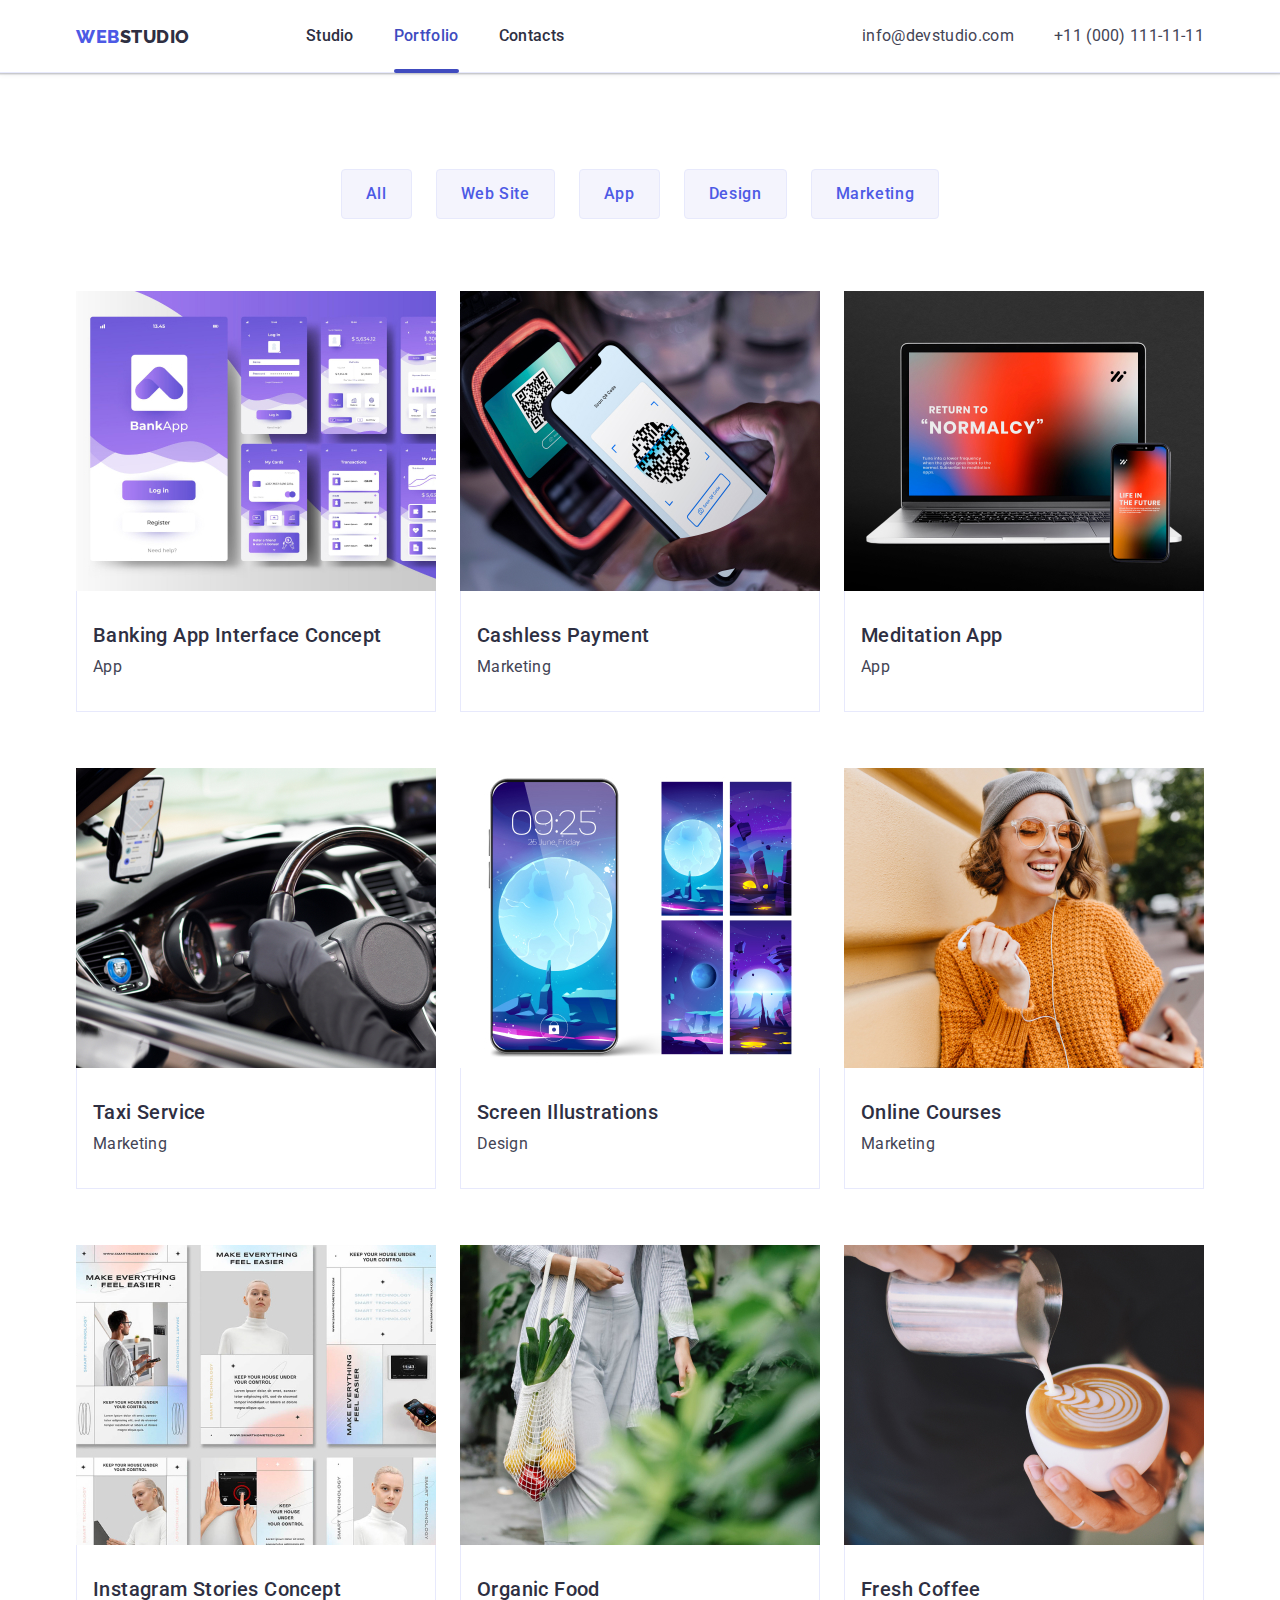
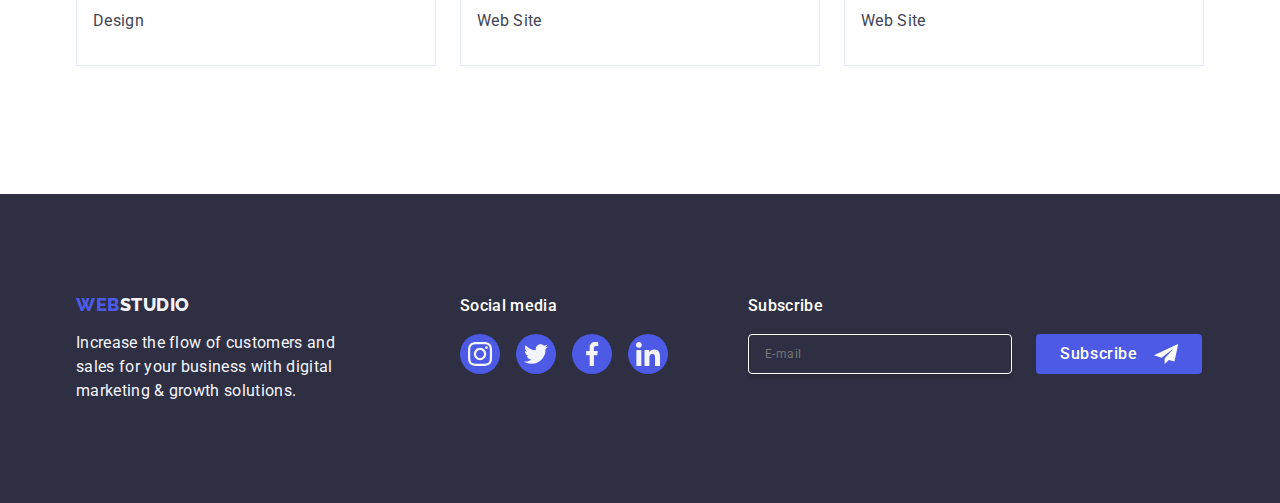
<file: portfolio.html>
<!DOCTYPE html>
<html lang="en">
  <head>
    <meta charset="UTF-8" />
    <meta name="viewport" content="width=device-width, initial-scale=1.0" />
    <link rel="preconnect" href="https://fonts.googleapis.com" />
    <link rel="preconnect" href="https://fonts.gstatic.com" crossorigin />
    <link
      href="https://fonts.googleapis.com/css2?family=Raleway:wght@800&family=Roboto:wght@400;500;700&display=swap"
      rel="stylesheet"
    />
    <link
      rel="stylesheet"
      href="https://cdn.jsdelivr.net/npm/modern-normalize@2.0.0/modern-normalize.min.css"
    />
    <title>Document</title>
    <link rel="stylesheet" type="text/css" href="./css/styles.css" />
  </head>
  <body>
    <!-- Header -->
    <header class="header-background">
      <div class="header-flex container">
        <nav class="header-flex">
          <a href="/" class="header-link-wrapper link"> 
            Web<span class="logo">Studio</span>
          </a>

          <ul class="list additional-info-list-margin">
            <li>
              <a href="./index.html" class="navigation-style link">Studio</a>
            </li>

            <li>
              <a href="./portfolio.html" class="navigation-style link current"
                >Portfolio</a
              >
            </li>

            <li>
              <a href="" class="navigation-style link">Contacts</a>
            </li>
          </ul>
        </nav>
        <!-- Contacts in Header -->
        <address class="address-style">
          <ul class="list additional-info-list-margin">
            <li>
              <a href="mailto:info@devstudio.com" class="contacts-style link"
                >info@devstudio.com</a
              >
            </li>
            <li>
              <a href="tel:+110001111111" class="contacts-style link"
                >+11 (000) 111-11-11</a
              >
            </li>
          </ul>
        </address>
      </div>
    </header>
    <!-- /Contacts in Header -->
  <!-- /Header -->

      <!-- ul button -->
      <main>
        <section class="custom-section-button">
        <div class="container"> 
          <h1 class="visually-hidden-head">Portfolio</h1>
          <ul class="list ul-custom-portfolio">
            <li><button type="button" class="button-custom button-place">All</button></li>
            <li>
              <button type="button" class="button-custom button-place">Web Site</button>
            </li>
            <li><button type="button" class="button-custom button-place">App</button></li>
            <li><button type="button" class="button-custom button-place">Design</button></li>
            <li>
              <button type="button" class="button-custom button-place">Marketing</button>
            </li>
          </ul>
          <!-- /ul button -->

          <!-- ul benefits -->
          <ul class="list ul-images">
            <li class="custom-images-li"> 
              <a href="" class="link style-app">
              <div class="wrapper-ul-portfolio"> 
                <img
                  src="./images/banking-@1x.jpg"
                  alt="Banking app interface concept"
                  width="360"
                  height="300"
                /> 
                <p class="text-inside">14 Stylish and User-Friendly App Design Concepts · Task Manager App · Calorie Tracker App · Exotic Fruit Ecommerce App · Cloud Storage App</p>
              </div>
              <div class="place-on-page-image"> 
                <h2 class="title-list title-margins">Banking App Interface Concept</h2>
                <p class="text-paragraf">App</p>
              </div>
              </a>
            </li>

            <li class="custom-images-li">
              <a href="" class="link style-app">
                <div class="wrapper-ul-portfolio">  
                <img
                  src="./images/paymant-@1x.jpg"
                  alt="Cashless payment"
                  width="360"
                  height="300"
                />
                <p class="text-inside">14 Stylish and User-Friendly App Design Concepts · Task Manager App · Calorie Tracker App · Exotic Fruit Ecommerce App · Cloud Storage App</p>
                </div>
              <div class="place-on-page-image">
                <h2 class="title-list title-margins">Cashless Payment</h2>
                <p class="text-paragraf">Marketing</p>
              </div>
              </a>
            </li>

            <li class="custom-images-li">
              <a href="" class="link style-app">
                <div class="wrapper-ul-portfolio">
                <img
                  src="./images/computer-with-phone-@1x.jpg"
                  alt="Computer and telephon"
                  width="360"
                  height="300"
                /> 
                <p class="text-inside">14 Stylish and User-Friendly App Design Concepts · Task Manager App · Calorie Tracker App · Exotic Fruit Ecommerce App · Cloud Storage App</p>
                </div>
              <div class="place-on-page-image"> 
                <h2 class="title-list title-margins">Meditation App</h2>
                <p class="text-paragraf">App</p>
              </div>
              </a>
            </li>
            
            <li class="custom-images-li">
              <a href="" class="link style-app">
                <div class="wrapper-ul-portfolio">  
                <img
                  src="./images/taxi-service-@1x.jpg"
                  alt="Taxi service"
                  width="360"
                  height="300"
                />
                <p class="text-inside">14 Stylish and User-Friendly App Design Concepts · Task Manager App · Calorie Tracker App · Exotic Fruit Ecommerce App · Cloud Storage App</p>
                </div>
              <div class="place-on-page-image">
                <h2 class="title-list title-margins">Taxi Service</h2>
                <p class="text-paragraf">Marketing</p>
              </div>
              </a>
            </li>

            <li class="custom-images-li">
              <a href="" class="link style-app">
                <div class="wrapper-ul-portfolio">  
                <img
                  src="./images/mobile-phone-@1x.jpg"
                  alt="Screen illustrations"
                  width="360"
                  height="300"
                />
                <p class="text-inside">14 Stylish and User-Friendly App Design Concepts · Task Manager App · Calorie Tracker App · Exotic Fruit Ecommerce App · Cloud Storage App</p>
                </div>
              <div class="place-on-page-image">
                <h2 class="title-list title-margins">Screen Illustrations</h2>
                <p class="text-paragraf">Design</p>
              </div>
              </a>
            </li>

            <li class="custom-images-li">
              <a href="" class="link style-app">
                <div class="wrapper-ul-portfolio">  
                <img
                  src="./images/online-courses-@1x.jpg"
                  alt="Woman with telephon"
                  width="360"
                  height="300"
                />
                <p class="text-inside">14 Stylish and User-Friendly App Design Concepts · Task Manager App · Calorie Tracker App · Exotic Fruit Ecommerce App · Cloud Storage App</p>
                </div>
              <div class="place-on-page-image">
                <h2 class="title-list title-margins">Online Courses</h2>
                <p class="text-paragraf">Marketing</p>
              </div>
              </a>
            </li>
           
            <li class="custom-images-li">
              <a href="" class="link style-app">
                <div class="wrapper-ul-portfolio">  
                <img
                  src="./images/instagram-stories-@1x.jpg"
                  alt="Instagram stories concept"
                  width="360"
                  height="300"
                />
                <p class="text-inside">14 Stylish and User-Friendly App Design Concepts · Task Manager App · Calorie Tracker App · Exotic Fruit Ecommerce App · Cloud Storage App</p>
                </div>
              <div class="place-on-page-image">
                <h2 class="title-list title-margins">Instagram Stories Concept</h2>
                <p class="text-paragraf">Design</p>
              </div>
              </a>
            </li>

            <li class="custom-images-li">
              <a href="" class="link style-app"> 
                <div class="wrapper-ul-portfolio"> 
                <img
                  src="./images/organic-food-@1x.jpg"
                  alt="Woman with organic food"
                  width="360"
                  height="300"
                />
                <p class="text-inside">14 Stylish and User-Friendly App Design Concepts · Task Manager App · Calorie Tracker App · Exotic Fruit Ecommerce App · Cloud Storage App</p>
                </div>
              <div class="place-on-page-image">
                <h2 class="title-list title-margins">Organic Food</h2>
                <p class="text-paragraf">Web Site</p>
              </div>
              </a>
            </li>

            <li class="custom-images-li">
              <a href="" class="link style-app">
                <div class="wrapper-ul-portfolio"> 
                <img
                  src="./images/fresh-coffee-@1x.jpg"
                  alt="Fresh Coffee"
                  width="360"
                  height="300"
                />
                <p class="text-inside">14 Stylish and User-Friendly App Design Concepts · Task Manager App · Calorie Tracker App · Exotic Fruit Ecommerce App · Cloud Storage App</p>
                </div>
              <div class="place-on-page-image">
                <h2 class="title-list title-margins">Fresh Coffee</h2>
                <p class="text-paragraf">Web Site</p>
              </div>
              </a>
            </li>
          </ul>
          <!-- /ul benefits -->
        </div>
        </section>
      </main>

      <!-- Footer -->

    <footer class="footer-background">
      <div class="container footer-flex">
        <div class="footer-margin">
          <a href="/" class="footer-wrapper link">
            Web<span class="logo-footer">Studio</span>
          </a>
          <p class="footer-text">
            Increase the flow of customers and sales for your business with
            digital marketing & growth solutions.
          </p>
        </div>
        <div class="social-media-wrapper">
          <p class="title-social-link">Social media</p>
          <ul class="list footer-list-icon">
            <li class="footer-item-icons">
              <a href="#" class="link footer-icons-link">
                <svg width="24" height="24" class="svg-footer">
                  <use href="./images/icons.svg#icon-instagram"></use>
                </svg>
              </a>
            </li>
            <li class="footer-item-icons">
              <a href="" class="link footer-icons-link">
                <svg width="24" height="24" class="svg-footer">
                  <use href="./images/icons.svg#icon-twitter"></use>
                </svg>
              </a>
            </li>
            <li class="footer-item-icons">
              <a href="" class="link footer-icons-link">
                <svg width="24" height="24" class="svg-footer">
                  <use href="./images/icons.svg#icon-facebook"></use>
                </svg>
              </a>
            </li>
            <li class="footer-item-icons">
              <a href="" class="link footer-icons-link">
                <svg width="24" height="24" class="svg-footer">
                  <use href="./images/icons.svg#icon-linkedin"></use>
                </svg>
              </a>
            </li>
          </ul>
        </div>

        <div class="wrapper-subscribe">
          <p class="subscribe-info-style">Subscribe</p>
         <form class="form-subscribe-style">
          
          <label class="style-label-subscribe" for="email-user">
          <input class="input-email-subscribe"
          name="user-email"
          type="email"
          placeholder="E-mail"
          id="email-user"
          required
          minlength="7"
          >
          </label>

          <button type="submit" class="button-footer-submit style-button-submit">
            Subscribe
            <svg class="svg-subsribe-style" width="24" height="24">
              <use href="./images/icons.svg#icon-send"></use>
            </svg>
          </button>
        </form> 
        </div>
      </div>
    </footer>
    <!-- /Footer -->
  </body>
</html>
</file>
<file: css/styles.css>
/* Index.html */

h1,
h2,
h3,
h4,
h5,
h6,
p {
  margin: 0;
}

.list {
  list-style: none;
}

img {
  display: block;
}

ul {
  margin: 0;
  padding-left: 0;
}

.container {
  width: 100%;
  padding: 0 16px;
  margin: 0 auto;
}

@media only screen and (min-width: 428px) {
  .container {
    width: 428px;
  }
}

@media only screen and (min-width: 768px) {
  .container {
    width: 768px;
}
}

@media only screen and (min-width: 1158px) {
  .container {
    width: 1158px;
    padding: 0 15px;
}
}
/* Tablet screen */

/* Tablet screen */

/* Desktop screen */
@media only screen and (min-width: 1158px) {
  .container {
    padding: 0 15px;
  }

  .custom-information-about-our-activity {
    display: block;
  }
}

/* General settings for mobile screen */

/* /General settings for mobile screen */

/* header */

.additional-info-list-margin {
  display: flex;
  flex-direction: row;
  gap: 40px;
}

@media only screen and (max-width: 767px) {
  .additional-info-list-margin {
    display: none;
  }
}

.header-flex {
  display: flex;
  flex-direction: row;
  align-items: center;
}

.header-background {
  background-color: #ffffff;
  border-bottom: 1px solid #e7e9fc;
  box-shadow: 0px 2px 1px rgba(46, 47, 66, 0.08),
    0px 1px 1px rgba(46, 47, 66, 0.16), 0px 1px 6px rgba(46, 47, 66, 0.08);
}

.address-style {
  font-style: normal;
  margin-left: auto;
}

:root {
  --primary-text-color: rgba(0, 0, 0, 0);
  --title-text-color: #000000;
  --primary-white-color: #ffffff;
}
.link {
  text-decoration: none;
}
.header-link-wrapper {
  padding: 24px 0 22px;
  color: #4d5ae5;
  font-size: 18px;
  font-weight: 800;
  text-transform: uppercase;
  line-height: 1.17;
  letter-spacing: 0.54px;
  word-wrap: break-word;
  font-family: "Raleway", sans-serif;
  margin-right: 76px;
}

.header-link-wrapper:hover {
  color: #404bbf;
}

.header-link-wrapper:focus {
  color: #404bbf;
}

.logo {
  color: #2e2f42;
  text-transform: uppercase;
  margin-right: 40px;
}

.navigation-style {
  color: #2e2f42;
  font-size: 16px;
  font-family: Roboto;
  font-weight: 500;
  line-height: 24px;
  letter-spacing: 0.32px;
  word-wrap: break-word;
  display: block;
  padding: 24px 0;
  position: relative;
  transition-property: color;
  transition-duration: 300ms;
  transition-timing-function: ease;
  transition: color 250ms cubic-bezier(0.4, 0, 0.2, 1);
}

.navigation-style:hover,
.navigation-style:focus {
  color: #404bbf;
}
.navigation-style.current {
  color: #404bbf;
}
.navigation-style.current::after {
  content: "";
  position: absolute;
  bottom: -1px;
  left: 0;

  display: block;
  width: 100%;
  height: 4px;

  background-color: #404bbf;
  border-radius: 2px;
}

.header-menu {
  background-color: transparent;
  border: none;
  padding: 0;
}

@media only screen and (min-width: 768px) {
  .header-menu {
    display: none;
  }
}

.header-menu-icon {
  stroke: #2e2f42;
}

/* Contacts in Header */

.contacts-info-list-margin {
  display: flex;
  flex-direction: column;
  gap: 14px;
}

@media only screen and (min-width: 1158px) {
  .contacts-info-list-margin {
    flex-direction: row;
    gap: 40px;
  }
}

@media only screen and (max-width: 767px) {
  .contacts-info-list-margin {
    display: none;
  }
}

.contacts-style {
  color: #434455;
  font-size: 16px;
  font-family: Roboto;
  font-weight: 400;
  line-height: 24px;
  letter-spacing: 0.32px;
  word-wrap: break-word;
  transition: color 250ms cubic-bezier(0.4, 0, 0.2, 1);
}

.contacts-style:hover {
  color: #404bbf;
}

.contacts-style:focus {
  color: #404bbf;
}

.wrapper-contacts {
  display: inline-flex;
  flex-wrap: wrap;
}

/* Hero Image */
.hero-background {
  padding: 112px 0;
  background-color: rgba(46, 47, 66, 0.7);
  background-image: linear-gradient(
      rgba(46, 47, 66, 0.7),
      rgba(46, 47, 66, 0.7)
    ),
    url("../images/Heromobile@1x.jpg");
  background-size: cover;
  background-position: 50% 50%;
  background-repeat: no-repeat;
  max-height: 100%;
  margin: 0 auto;
}
@media only screen and (max-width: 767px) {
  .hero-background {
    background-image: linear-gradient(
        rgba(46, 47, 66, 0.7),
        rgba(46, 47, 66, 0.7)
      ),
      url("../images/Heromobile@2x.jpg");
  }
}
@media only screen and (min-width: 768px) {
  .hero-background {
    background-image: linear-gradient(
        rgba(46, 47, 66, 0.7),
        rgba(46, 47, 66, 0.7)
      ),
      url("../images/Herotablet@1x.jpg");
  }
}
@media only screen and (min-width: 768px) and (min-device-pixel-ratio: 2),
  (min-width: 768px) and (min-resolution: 192dpi) {
  .hero-background {
    background-image: linear-gradient(
        rgba(46, 47, 66, 0.7),
        rgba(46, 47, 66, 0.7)
      ),
      url("../images/Herotablet@2x.jpg");
  }
}
@media only screen and (min-width: 1158px) {
  .hero-background {
    background-image: linear-gradient(
        rgba(46, 47, 66, 0.7),
        rgba(46, 47, 66, 0.7)
      ),
      url("../images/Herodesctop@1x.jpg");

    padding: 188px 0;
  }
}
@media only screen and (min-width: 1158px) and (min-device-pixel-ratio: 2),
  (min-width: 1158px) and (min-resolution: 192dpi) {
  .hero-background {
    background-image: linear-gradient(
        rgba(46, 47, 66, 0.7),
        rgba(46, 47, 66, 0.7)
      ),
      url("../images/Herodesctop@2x.jpg");
  }
}

.wrapper-hero {
  display: flex;
  justify-content: center;
  flex-direction: column;
  align-items: center;
}

.title-hero {
  color: white;
  font-size: 36px;
  font-family: Roboto;
  font-weight: 700;
  text-transform: capitalize;
  line-height: 40px;
  letter-spacing: 0.72px;
}

@media only screen and (min-width: 768px) {
  .title-hero {
    color: white;
    font-size: 56px;
    font-family: Roboto;
    font-weight: 700;
    line-height: 60px;
    letter-spacing: 1.12px;
  }
}

.custom-title-hero {
  max-width: 320px;
}

@media only screen and (min-width: 768px) {
  .custom-title-hero {
    max-width: 496px;
  }
}

.style-button {
  color: white;
  font-size: 16px;
  font-weight: 500;
  line-height: 24px;
  letter-spacing: 0.64px;
  word-wrap: break-word;
  font-family: "Roboto", sans-serif;
  margin-top: 48px;
}

.style-button:hover {
  background-color: #404bbf;
}

.style-button:focus {
  background-color: #404bbf;
}

.custom-button-hero {
  cursor: pointer;
  display: block;
  min-width: 169px;
  height: 56px;
  border: none;
  background-color: #4d5ae5;
  border-radius: 4px;
  transition: background-color 250ms cubic-bezier(0.4, 0, 0.2, 1);
}

body {
  font-family: "Roboto", sans-serif;
  color: #434455;
  background-color: #ffffff;
  margin: 0;
}
/* /Hero Image */

/* Advantage */

.img-wrapper {
  padding: 24px 100px;
  background: #f4f4fd;
  border-radius: 4px;
  display: none;
  align-items: center;
  justify-content: center;
  height: 112px;
  margin-bottom: 8px;
}

@media only screen and (min-width: 1158px) {
  .img-wrapper {
    display: flex;
  }
}

.custom-ul-advantage {
  display: flex;
  flex-direction: column;
  flex-wrap: wrap;
  gap: 72px;
}

@media only screen and (min-width: 768px) {
  .custom-ul-advantage {
    flex-direction: row;
    gap: 72px 24px;
  }
}

.custom-li-advantage {
  width: 100%;
}

@media only screen and (min-width: 768px) {
  .custom-li-advantage {
    width: calc((100% - 24px) / 2);
  }
}

@media only screen and (min-width: 1158px) {
  .custom-li-advantage {
    width: calc((100% - 72px) / 4);
  }
}

.custom-advantage-title {
  margin-bottom: 8px;
}

.head-title {
  color: #2e2f42;
  font-size: 36px;
  font-family: Roboto;
  font-weight: 700;
  text-transform: capitalize;
  line-height: 40px;
  letter-spacing: 0.72px;
  text-align: center;
}

@media only screen and (min-width: 768px) {
  .head-title {
    text-align: left;
  }
}


@media only screen and (min-width: 1158px) {
  .head-title {
    font-size: 20px;
    font-weight: 500;
    line-height: 24px;
    letter-spacing: 0.4px;
  }
}

.paragraf-style {
  color: #434455;
  font-size: 16px;
  font-family: Roboto;
  font-weight: 500;
}

@media only screen and (min-width: 1158px) {
  .paragraf-style {
    font-weight: 400;
    letter-spacing: 0.32px;
  }
}
/* /Advantage */

/* What we are doing */
.custom-information-about-our-activity {
  padding-bottom: 120px;
  display: none;
}

@media only screen and (min-width: 1158px) {
  .custom-information-about-our-activity {
    display: flex;
  }
}

.our-work {
  color: #2e2f42;
  font-size: 36px;
  font-family: Roboto;
  font-weight: 700;
  text-transform: capitalize;
  line-height: 1.11;
  letter-spacing: 0.72px;
  word-wrap: break-word;
  text-align: center;
  margin-bottom: 72px;
}

.custom-ul-activity {
  display: flex;
  flex-direction: row;
  gap: 24px;
}

.custom-li-activity {
  width: calc((100% - 48px) / 3);
}
/* /What we are doing */

/* Team specialist */

/* general class for section */
.team-background {
  background-color: #f4f4fd;
}

.section-padding {
  padding: 96px 0;
}

@media only screen and (min-width: 1158px) {
  .section-padding {
    padding: 120px 0;
  }
}

.team-title {
  color: #2e2f42;
  font-size: 36px;
  font-family: Roboto;
  font-weight: 700;
  text-transform: capitalize;
  line-height: 1.11;
  letter-spacing: 0.72px;
  word-wrap: break-word;
  text-align: center;
  margin-bottom: 72px;
}

.custom-ul-specialist {
  display: flex;
  flex-direction: column;
  align-content: center;
  gap: 72px;
  flex-wrap: wrap;
}

@media only screen and (min-width: 768px) {
  .custom-ul-specialist {
    justify-content: center;
    align-items: center;
    flex-direction: row;
    gap: 64px 24px;
  }
}

.custom-list {
  background-color: #ffffff;
}

.width-li-specialist {
  max-width: 264px;
  border-radius: 0px 0px 4px 4px;
  box-shadow: 0px 1px 6px rgba(46, 47, 66, 0.08),
    0px 1px 1px rgba(46, 47, 66, 0.16), 0px 2px 1px rgba(46, 47, 66, 0.08);
}

/* general class for section */

/* card specialist class */

@media screen and (min-width: 768px) {
  .custom-ul-specialist {
    gap: 64px 24px;
  }
}

@media screen and (min-width: 1158px) {
  .custom-ul-specialist {
    gap: 0 24px;
  }
}

.custom-block-specialist {
  padding: 32px 0;
}

.name-specialists {
  color: #2e2f42;
  font-size: 20px;
  font-family: Roboto;
  font-weight: 500;
  line-height: 24px;
  letter-spacing: 0.4px;
  word-wrap: break-word;
  background-color: #ffffff;
  text-align: center;
  margin-bottom: 8px;
  padding-bottom: 8px;
}

.title-profession {
  color: #434455;
  font-size: 16px;
  font-family: Roboto;
  font-weight: 400;
  line-height: 24px;
  letter-spacing: 0.32px;
  word-wrap: break-word;
  background-color: #ffffff;
  text-align: center;
  margin-bottom: 8px;
}

.team-list-icon {
  display: flex;
  justify-content: center;
  gap: 24px;
}

.team-item-icons {
  transition: background-color 250ms cubic-bezier(0.4, 0, 0.2, 1);
  width: 40px;
  height: 40px;
}

.team-icons-link {
  display: flex;
  justify-content: center;
  align-items: center;
  border-radius: 50%;
  background-color: #4d5ae5;
  width: 100%;
  height: 100%;
  transition: background-color 250ms cubic-bezier(0.4, 0, 0.2, 1);
}

.team-icons-link:hover,
.team-icons-link:focus {
  background-color: #404bbf;
}

.svg-team {
  fill: #f4f4fd;
}

.svg-team:hover {
  background-color: #404bbf;
}
/* /card specialist class */
/* /Team specialist */

/* Customers section */

@media only screen and (min-width: 768px) {
  .wrapper-customers{
  width: 584px;
  }
}

@media only screen and (min-width: 1158px) {
  .wrapper-customers{
    width: 1158px;
    }
}




.svg-customers-section {
  fill: currentColor;
}

.customers-link {
  border: 1px solid #8e8f99;
  color: #8e8f99;
  width: 100%;
  height: 100%;
  display: flex;
  align-items: center;
  justify-content: center;
  border-radius: 4px;
  transition: border-color 250ms cubic-bezier(0.4, 0, 0.2, 1),
    color 250ms cubic-bezier(0.4, 0, 0.2, 1);
}

.customers-link:hover,
.customers-link:focus {
  border: 1px solid #404bbf;
  color: #404bbf;
}

.customers-link:hover .svg-customers-section,
.customers-link:focus .svg-customers-section {
  fill: #404bbf;
  color: #404bbf;
}

.ul-costomers-section {
  display: flex;
  flex-wrap: wrap;
  align-items: center;
  justify-content: center;
  gap: 72px 16px;
}

@media only screen and (min-width: 768px) {
  .ul-costomers-section {
    gap: 72px 24px;
  }
}

@media only screen and (min-width: 1158px) {
  .ul-costomers-section {
    gap: 0 24px;
    flex-wrap: nowrap;
  }
}

.customers-items {
  width: calc((100% - 16px) / 2);
  height: 88px;
}

@media only screen and (min-width: 768px) {
  .customers-items {
    width: calc((100% - 48px) / 3);
  }
}

@media only screen and (min-width: 1158px) {
  .customers-items {
    width: calc((100% - 120px) / 6);
  }
}

.customers-h2 {
  display: flex;
  justify-content: center;
  margin-bottom: 72px;
  color: #2e2f42;
  font-size: 36px;
  font-family: Roboto;
  font-weight: 700;
  text-transform: capitalize;
  line-height: 1.11;
  letter-spacing: 0.72px;
  word-wrap: break-word;
}
/* /Customers section */

/* Footer */
.footer-background {
  background-color: #2e2f42;
  padding: 100px 0;
}

.footer-text {
  color: #f4f4fd;
  font-size: 16px;
  font-family: Roboto;
  font-weight: 400;
  line-height: 24px;
  letter-spacing: 0.32px;
  word-wrap: break-word;
  max-width: 264px;
}

@media only screen and (min-width: 1158px) {
  .footer-text {
    margin-right: 120px;
  }
}

.footer-wrapper {
  color: #4d5ae5;
  font-size: 18px;
  font-weight: 800;
  text-transform: uppercase;
  line-height: 1.17;
  letter-spacing: 0.54px;
  word-wrap: break-word;
  font-family: "Raleway", sans-serif;
  display: flex;
  justify-content: center;
  margin-bottom: 16px;
}

@media only screen and (min-width: 768px) {
  .footer-wrapper {
    justify-content: start;
  }
}

.logo-footer {
  color: #f4f4fd;
  font-size: 18px;
  font-family: Raleway;
  font-weight: 800;
  text-transform: uppercase;
  line-height: 1.17;
  letter-spacing: 0.54px;
  word-wrap: break-word;
}

.title-social-link {
  color: #ffffff;
  font-size: 16px;
  font-family: Roboto;
  font-weight: 500;
  line-height: 1.5;
  letter-spacing: 0.02em;
  word-wrap: break-word;
  margin-bottom: 16px;
  text-align: center;
}

@media only screen and (min-width: 768px) {
  .title-social-link {
    text-align: start;
  }
}

@media only screen and (min-width: 1158px) {
  .title-social-link {
    text-align: start;
  }
}

.footer-list-icon {
  display: flex;
  gap: 16px;
  margin-top: 16px;
}

.footer-item-icons {
  width: 40px;
  height: 40px;
  transition: background-color 250ms cubic-bezier(0.4, 0, 0.2, 1);
}

.footer-icons-link {
  display: flex;
  justify-content: center;
  align-items: center;
  border-radius: 50%;
  background-color: #4d5ae5;
  width: 100%;
  height: 100%;
  transition: background-color 250ms cubic-bezier(0.4, 0, 0.2, 1);
}

.footer-icons-link:hover,
.footer-icons-link:focus {
  background-color: #31d0aa;
}

.svg.footer:hover {
  background-color: #31d0aa;
}

.footer-flex {
  display: flex;
  flex-direction: column;
  align-items: center;
  row-gap: 72px;
}

@media only screen and (min-width: 768px) {
  .footer-flex {
    flex-direction: row;
    justify-content: start;
    flex-wrap: wrap;
    gap: 72px 24px;
    padding-left: 108px;
    align-items: normal;
  }
}

@media only screen and (min-width: 1158px) {
  .footer-flex {
    flex-direction: row;
    flex-wrap: nowrap;
    gap: 0;
    padding: 0 15px;
  }
}

.svg-footer {
  fill: #f4f4fd;
}

@media only screen and (min-width: 768px) {
  .form-subscribe-style {
    display: flex;
    justify-content: center;
    align-items: center;
    gap: 24px;
  }
}

.subscribe-info-style {
  color: white;
  font-size: 16px;
  font-weight: 500;
  line-height: 24px;
  letter-spacing: 0.32px;
  margin-bottom: 16px;
  text-align: center;
}

@media only screen and (min-width: 768px) {
  .subscribe-info-style {
    text-align: start;
  }
}

.wrapper-subscribe {
  margin-left: 0;
}

.input-email-subscribe {
  font-size: 12px;
  line-height: 1.5;
  letter-spacing: 0.04em;
  width: 100%;
  height: 40px;
  padding-top: 8px;
  padding-left: 16px;
  padding-bottom: 8px;
  color: #ffffff;
  border: 1px solid #ffffff;
  border-radius: 4px;
  background-color: transparent;
  box-shadow: 0px 4px 4px 0px rgba(0, 0, 0, 0.15);
  transition: background-color 250ms cubic-bezier(0.4, 0, 0.2, 1);
}

.input-email-subscribe:focus,
.input-email-subscribe:active {
  outline: none;
  border: 1px solid #4d5ae5;
}

@media only screen and (min-width: 428px) {
  .input-email-subscribe{
    width: 396px;
  }
}


@media only screen and (min-width: 768px) {
  .input-email-subscribe {
    width: 264px;
  }
}

.button-footer-submit {
  display: flex;
  justify-content: center;
  align-items: center;
  min-width: 165px;
  height: 40px;
  padding: 8px 24px;
  border: none;
  border-radius: 4px;
  background-color: #4d5ae5;
  transition: background-color 250ms cubic-bezier(0.4, 0, 0.2, 1);
}

.style-button-submit {
  color: white;
  font-size: 16px;
  font-weight: 500;
  line-height: 24px;
  letter-spacing: 0.64px;
  word-wrap: break-word;
  cursor: pointer;
  margin-top: 16px;
}


@media only screen and (min-width: 428px) {
  .style-button-submit {
    margin: 16px auto 0 auto;
  }
}

@media only screen and (min-width: 768px) {
  .style-button-submit {
    margin: 0 auto;
  }
}

.button-footer-submit:hover,
.button-footer-submit:focus {
  background-color: #404bbf;
}

.svg-subsribe-style {
  fill: #ffffff;
  margin-left: 16px;
}

@media only screen and (min-width: 1158px) {
  .social-media-wrapper{
    margin-right: 80px;
  }
}

/* /Footer */

/* portfolio.html */
.visually-hidden-head {
  position: absolute;
  width: 1px;
  height: 1px;
  margin: -1px;
  border: 0;
  padding: 0;
  white-space: nowrap;
  clip-path: inset(100%);
  clip: rect(0 0 0 0);
  overflow: hidden;
}

/* ul button */

.custom-section-button {
  padding-top: 96px;
  padding-bottom: 120px;
}

.button-custom {
  color: #4d5ae5;
  font-size: 16px;
  font-family: Roboto;
  font-weight: 500;
  line-height: 24px;
  letter-spacing: 0.64px;
  word-wrap: break-word;
  background-color: #f4f4fd;
  border: 0;
  font-family: "Roboto", sans-serif;
  cursor: pointer;
  transition: color 250ms cubic-bezier(0.4, 0, 0.2, 1),
    background-color 250ms cubic-bezier(0.4, 0, 0.2, 1),
    border-color 250ms cubic-bezier(0.4, 0, 0.2, 1),
    box-shadow 250ms cubic-bezier(0.4, 0, 0.2, 1);
}

.button-custom:hover {
  color: #ffffff;
  background-color: #404bbf;
  border: 1px solid transparent;
  box-shadow: 0px 3px 1px rgba(0, 0, 0, 0.1), 0px 2px 1px rgba(0, 0, 0, 0.08),
    0px 2px 2px rgba(0, 0, 0, 0.12);
  transition: color 250ms cubic-bezier(0.4, 0, 0.2, 1),
    background-color 250ms cubic-bezier(0.4, 0, 0.2, 1),
    border-color 250ms cubic-bezier(0.4, 0, 0.2, 1),
    box-shadow 250ms cubic-bezier(0.4, 0, 0.2, 1);
}

.button-custom:focus {
  color: #ffffff;
  background-color: #404bbf;
  border: 1px solid transparent;
  box-shadow: 0px 3px 1px rgba(0, 0, 0, 0.1), 0px 2px 1px rgba(0, 0, 0, 0.08),
    0px 2px 2px rgba(0, 0, 0, 0.12);
}

.ul-custom-portfolio {
  display: flex;
  justify-content: center;
  gap: 24px;
  margin-bottom: 72px;
}

.button-place {
  padding: 12px 24px;
  border: 1px solid #e7e9fc;
  border-radius: 4px;
}
/* ul button */

/* ul benefits */

.ul-images {
  display: flex;
  flex-wrap: wrap;
  column-gap: 24px;
  row-gap: 48px;
}

.custom-images-li {
  width: calc((100% - 48px) / 3);
  width: 360px;
}

.style-app {
  display: block;
  transition: box-shadow 250ms cubic-bezier(0.4, 0, 0.2, 1);
}

.style-app:hover,
.style-app:focus {
  box-shadow: 0px 1px 6px rgba(46, 47, 66, 0.08),
    0px 1px 1px rgba(46, 47, 66, 0.16), 0px 2px 1px rgba(46, 47, 66, 0.08);
}

.style-app:hover .text-inside,
.style-app:focus .text-inside {
  transition-duration: 250ms;
  transition-timing-function: cubic-bezier(0.4, 0, 0.2, 1);
  transform: translateY(0%);
}

.wrapper-ul-portfolio {
  position: relative;
  overflow: hidden;
}

.text-inside {
  display: block;
  font-size: 16px;
  line-height: 1.5;
  letter-spacing: 0.02em;
  color: #f4f4fd;
  background-color: #4d5ae5;
  height: 100%;
  width: 100%;
  transform: translateY(100%);
  transition: transform 250ms cubic-bezier(0.4, 0, 0.2, 1);

  position: absolute;
  top: 0;
  left: 0;
  padding: 40px 32px;
}

.place-on-page-image {
  padding: 32px 16px;
  border: 1px solid #e7e9fc;
  border-top: none;
  margin-bottom: 8px;
}

.title-list {
  color: #2e2f42;
  font-size: 20px;
  font-family: Roboto;
  font-weight: 500;
  line-height: 24px;
  letter-spacing: 0.4px;
  word-wrap: break-word;
}

.title-margins {
  margin-bottom: 8px;
}

.text-paragraf {
  color: #434455;
  font-size: 16px;
  font-family: Roboto;
  font-weight: 400;
  line-height: 24px;
  letter-spacing: 0.32px;
  word-wrap: break-word;
}

/* /ul benefits */

/* /portfolio.html */

/* Modal Windov */

/* Windov and clossed btn */
.backdrop {
  position: fixed;
  top: 0;
  left: 0;

  width: 100%;
  height: 100%;

  background-color: rgba(46, 47, 66, 0.4);

  transition: opacity 250ms cubic-bezier(0.4, 0, 0.2, 1),
    visibility 250ms cubic-bezier(0.4, 0, 0.2, 1);
}

.modal {
  width: 100%;
  height: 100%;
  background-color: #fcfcfc;
  border-radius: 4px;

  position: absolute;
  top: 50%;
  left: 50%;
  padding: 72px 24px 24px 24px;
  transform: translateX(-50%) translateY(-50%) scale(1);
  transition-delay: 400ms;
  box-shadow: 0px 1px 1px rgba(0, 0, 0, 0.14), 0px 1px 3px rgba(0, 0, 0, 0.12),
    0px 2px 1px rgba(0, 0, 0, 0.2);
  transition: transform 250ms cubic-bezier(0.4, 0, 0.2, 1);
}

@media only screen and (min-width: 428px) {
  .modal{
    width: 392px;
    height: 584px;
  }
}


@media only screen and (min-width: 768px) {
  .modal {
    width: 408px;
  }
}

.modal-btn {
  position: absolute;
  top: 24px;
  right: 24px;

  display: flex;
  align-items: center;
  justify-content: center;

  padding: 0;

  width: 24px;
  height: 24px;

  transition: background-color 250ms cubic-bezier(0.4, 0, 0.2, 1),
    border 250ms cubic-bezier(0.4, 0, 0.2, 1);
  cursor: pointer;
  border: 1px solid rgba(0, 0, 0, 0.1);
  border-radius: 50%;
  background-color: #e7e9fc;
}

.modal-btn-icon {
  stroke: #2e2f42;
  transition: fill 250ms cubic-bezier(0.4, 0, 0.2, 1);
}

.modal-btn:hover,
.modal-btn:focus {
  fill: #ffffff;
  background-color: #404bbf;
  border: none;
}

.modal-btn:hover .modal-btn-icon .modal-btn:focus .modal-btn-icon {
  fill: #ffffff;
  background-color: #404bbf;
}

.is-hidden {
  opacity: 0;
  visibility: hidden;
  pointer-events: none;
}
/* /Windov and clossed btn */

/* style strong */
.custom-strong {
  display: flex;
  justify-content: center;
  text-align: center;
  width: 100%;

  color: #2e2f42;
  font-size: 16px;
  font-weight: 500;
  line-height: 1.5;
  letter-spacing: 0.02em;
  word-wrap: break-word;
  margin-bottom: 16px;
}
/* /style strong */

/* Custom form for input */

.form-wrapper {
  margin-bottom: 8px;
}

.form-label {
  display: block;
  margin-bottom: 4px;

  color: #8e8f99;
  font-size: 12px;
  line-height: 1.17;
  letter-spacing: 0.48px;
}

.input-wrapper {
  position: relative;
}

.form-icon {
  top: 50%;
  left: 16px;
  position: absolute;
  fill: #2e2f42;
  transform: translateY(-50%);
  transition: fill 250ms cubic-bezier(0.4, 0, 0.2, 1);
}

.form-input {
  width: 100%;
  height: 40px;
  padding-left: 38px;

  font-size: 16px;
  line-height: 1.5;

  background-color: transparent;
  outline: transparent;
  border-radius: 4px;
  border: 1px solid rgba(46, 47, 66, 0.4);
  box-shadow: 0px 6px 6px 0px rgba(0, 0, 0, 0.03);
  transition: border-color 250ms cubic-bezier(0.4, 0, 0.2, 1);
}

.form-input:focus,
.form-input:active {
  outline: none;
  border: 1px #4d5ae5 solid;
}

.form-input:focus + .form-icon,
.form-icon:active + .form-icon {
  outline: none;
  fill: #4d5ae5;
  color: #4d5ae5;
}
/* /Custom form for input */

/* Textarea */

.form-wrapper-comment {
  margin-bottom: 16px;
}

.form-comment {
  width: 100%;
  height: 120px;
  padding: 8px 16px;
  font-size: 12px;
  line-height: 1.17;

  font-size: 12px;
  letter-spacing: 0.04em;

  border-radius: 4px;
  color: rgba(46, 47, 66, 0.4);
  background-color: transparent;
  border: 1px solid rgba(46, 47, 66, 0.4);
  outline: transparent;
  resize: none;
  transition: border-color 250ms cubic-bezier(0.4, 0, 0.2, 1);
}

.form-comment:focus {
  outline: none;
  border: 1px solid #4d5ae5;
}

/* /Textarea */

/* Checkbox */
.information-privacy-policy {
  display: block;
  align-items: center;
  justify-content: start;
  font-size: 12px;
  line-height: 1.17;
  letter-spacing: 0.04em;
  color: #8e8f99;
}

.confirmation {
  font-size: 12px;
  display: inline-flex;
}

.form-agreement {
  margin-bottom: 24px;
}

.visually-hidden {
  position: absolute;
  white-space: nowrap;
  width: 1px;
  height: 1px;
  overflow: hidden;
  border: 0;
  padding: 0;
}

.visually-hidden:checked + .information-privacy-policy .custom-checkbox {
  background-color: #404bbf;
  border: none;
  fill: #f4f4fd;
}

.custom-checkbox {
  display: inline-flex;
  align-items: center;
  justify-content: center;
  fill: transparent;

  width: 16px;
  height: 16px;
  margin-right: 8px;
  position: relative;
  border-radius: 2px;
  border: 1px solid rgba(46, 47, 66, 0.4);
  transition: background-color 250ms cubic-bezier(0.4, 0, 0.2, 1),
    border 250ms cubic-bezier(0.4, 0, 0.2, 1),
    fill 250ms cubic-bezier(0.4, 0, 0.2, 1);
}

.form-agreement-link {
  color: #4d5ae5;
  font-size: 12px;
  font-weight: 400;
  text-decoration: underline;
}
/* /Checkbox */

/* Modal button */
.modal-button-send {
  cursor: pointer;
  display: block;
  min-width: 169px;
  height: 56px;
  border: none;
  background-color: #4d5ae5;
  border-radius: 4px;
  transition: background-color 250ms cubic-bezier(0.4, 0, 0.2, 1);
}

.style-modal-button {
  color: white;
  font-size: 16px;
  font-weight: 500;
  line-height: 24px;
  letter-spacing: 0.64px;
  word-wrap: break-word;
  font-family: "Roboto", sans-serif;
  margin: 24px auto;
  padding: 16px 32px;
}

.style-modal-button:hover,
.style-modal-button:focus {
  background-color: #404bbf;
}
/* /Modal Button */

/* /Modal Windov */

/* Mobile menu */

.menu-container {
  position: fixed;
  top: 0;
  left: 0;

  display: flex;
  flex-direction: column;
  width: 100vw;
  height: 100vh;
  padding: 80px 35px 40px 40px;
  background-color: #fff;
  z-index: 999;
  box-shadow: 0px 1px 6px 0px rgba(46, 47, 66, 0.08),
    0px 1px 1px 0px rgba(46, 47, 66, 0.16),
    0px 2px 1px 0px rgba(46, 47, 66, 0.08);

  transform: translateX(100%);
  transition: transform 250ms ease-in-out;
}

.menu-container.is-open {
  transform: translateX(0);
}

.menu-container .menu-toggle {
  position: absolute;
  top: 24px;
  right: 24px;

  display: flex;
  justify-content: center;
  align-items: center;

  width: 28px;
  height: 28px;

  background-color: transparent;
  border: 1px solid rgba(0, 0, 0, 0.1);
  border-radius: 50%;
}

.menu-toggle-icon {
  stroke: #2e2f42;
}
.mobile-menu {
  margin-bottom: auto;
}
.mobile-menu-item:not(:last-child) {
  margin-bottom: 40px;
}
.mobile-menu-link {
  font-size: 36px;
  font-weight: 700;
  line-height: 1.11;
  letter-spacing: 0.02em;
  text-transform: capitalize;
  color: #2e2f42;
}

.mobile-menu-link.current {
  color: #404bbf;
}
.mobile-contacts {
  margin-bottom: 48px;
}
.mobile-contatcs-item:not(:last-child) {
  margin-bottom: 40px;
}
.mobile-contacts-link {
  font-size: 20px;
  font-weight: 500;
  line-height: 1.2;
  letter-spacing: 0.02em;
  color: #434455;
}
.mobile-contacts-link.active {
  color: #4d5ae5;
}

@media only screen and (min-width: 428px) {
  .mobile-contacts-link.active {
    font-size: 36px;
  }
}

@media only screen and (max-width: 427.98px) {
  .mobile-socials {
    justify-content: space-between;
  }
}
@media only screen and (min-width: 428px) {
  .mobile-socials {
    gap: 56px;
  }
}

.svg-mobile-menu {
  fill: #f4f4fd;
}

.mobile-icons-link {
  display: flex;
  justify-content: center;
  align-items: center;
  border-radius: 50%;
  background-color: #4d5ae5;
  width: 40px;
  height: 40px;
  transition: background-color 250ms cubic-bezier(0.4, 0, 0.2, 1);
}

.mobile-list-icon {
  display: flex;
  justify-content: space-between;
  gap: 24px;
}

/* /Mobile menu */
</file>
